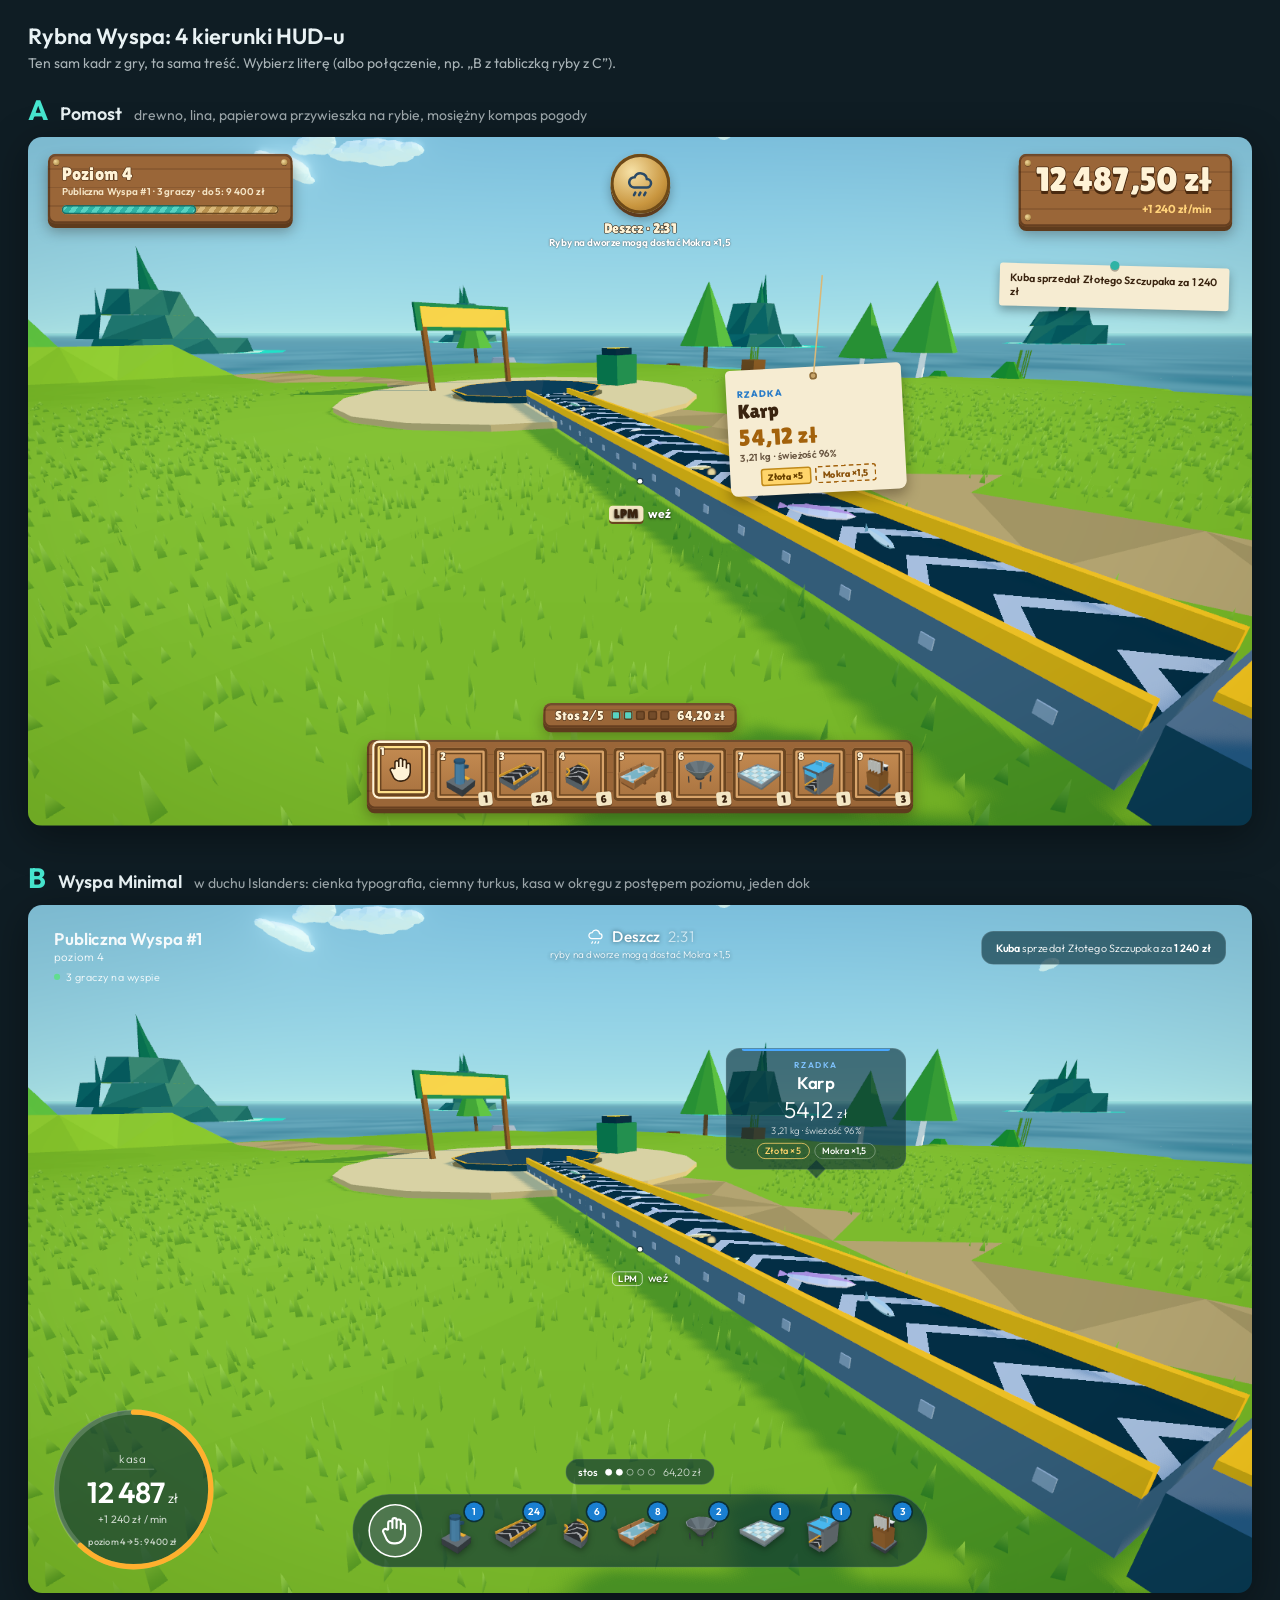
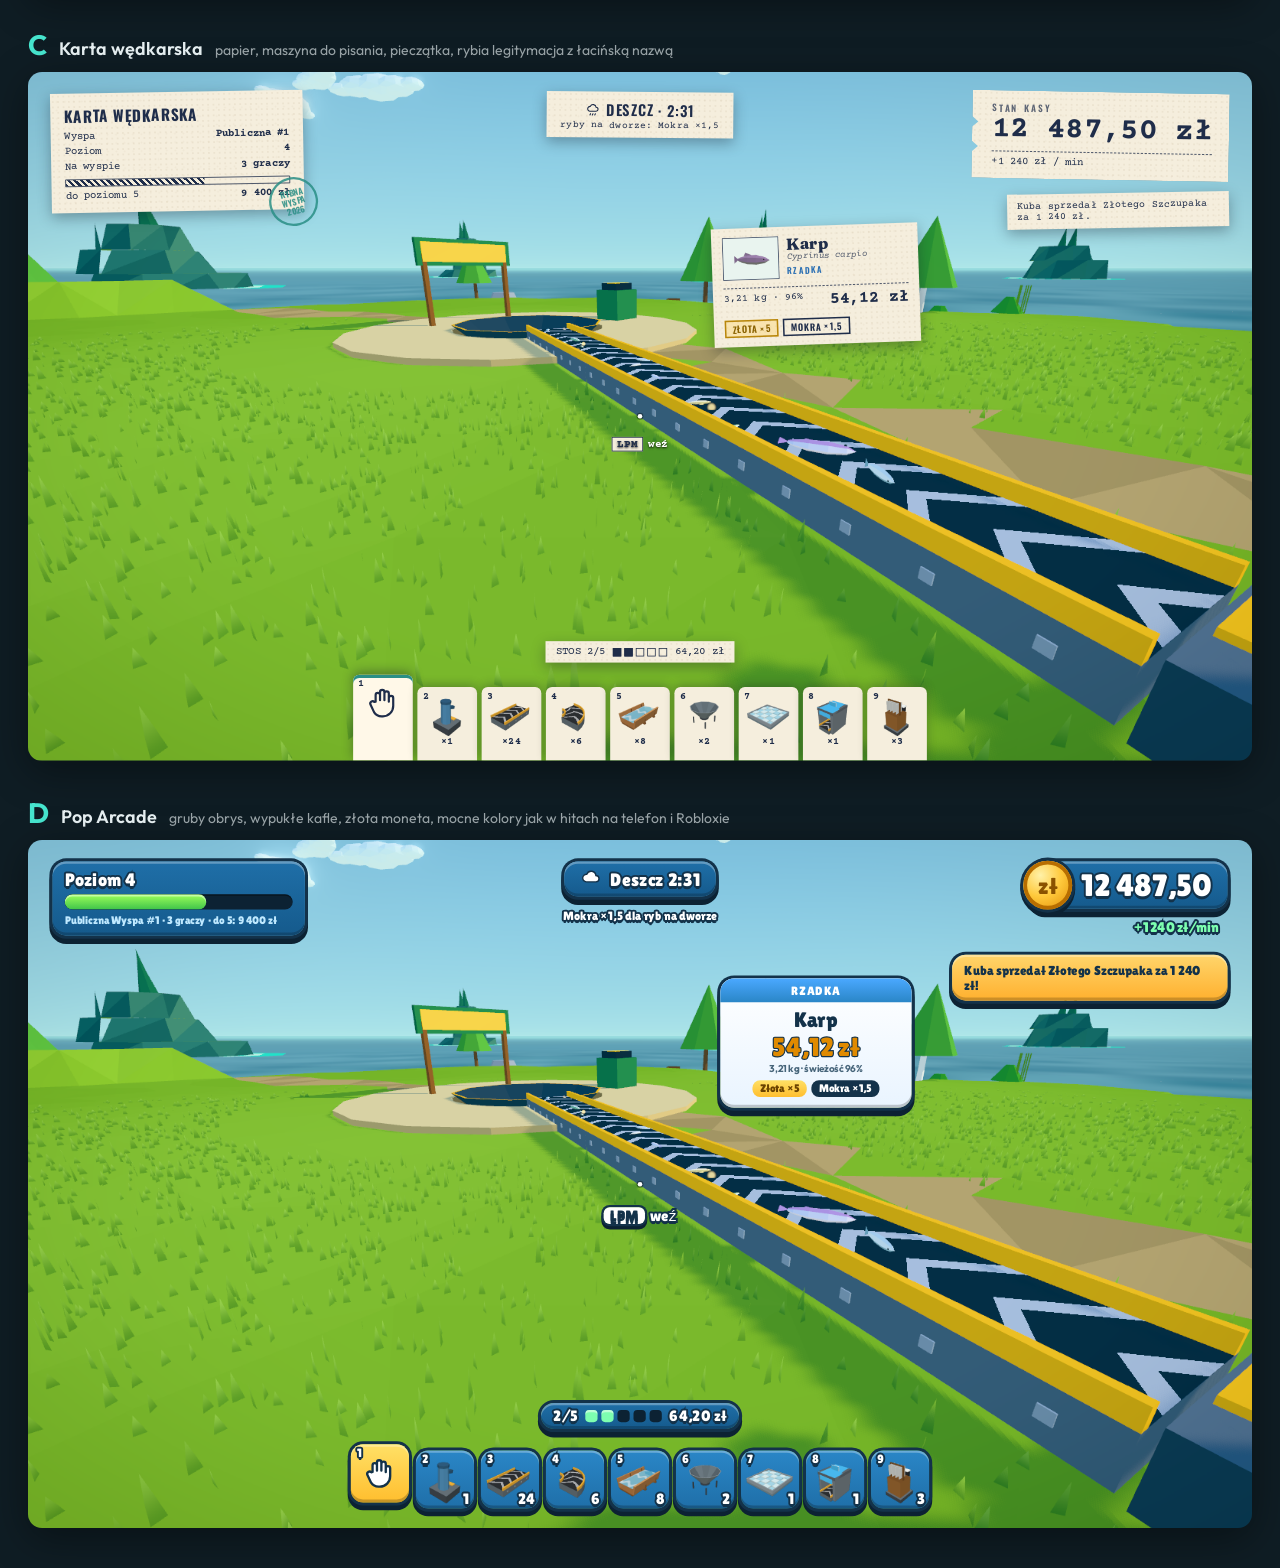
<file: Niepotrzebne/hud/warianty.html>
<!doctype html>
<html lang="pl">
<head>
<meta charset="utf-8">
<meta name="viewport" content="width=device-width, initial-scale=1">
<title>Rybna Wyspa: warianty HUD</title>
<link rel="preconnect" href="https://fonts.googleapis.com">
<link rel="preconnect" href="https://fonts.gstatic.com" crossorigin>
<link href="https://fonts.googleapis.com/css2?family=Lilita+One&family=Outfit:wght@300;400;500;600;700&family=Courier+Prime:wght@400;700&family=Oswald:wght@500;600;700&family=Fraunces:opsz,wght@9..144,600;9..144,800&display=swap" rel="stylesheet">
<style>
:root { --bg: #0f1d24; --ink: #e9f2f4; }
* { box-sizing: border-box; }
body { margin: 0; background: var(--bg); color: var(--ink); font-family: Outfit, system-ui, sans-serif; }
header { padding: 22px 28px 6px; }
header h1 { margin: 0 0 4px; font-size: 22px; font-weight: 600; }
header p { margin: 0; opacity: 0.7; font-size: 14px; }
.wrap { padding: 14px 28px 40px; display: flex; flex-direction: column; gap: 34px; }
.label { display: flex; align-items: baseline; gap: 12px; margin-bottom: 10px; }
.label b { font-size: 28px; font-weight: 700; color: #47e6cf; }
.label span { font-size: 18px; font-weight: 600; }
.label i { font-style: normal; opacity: 0.65; font-size: 14px; }
.holder { width: 100%; aspect-ratio: 16 / 9; position: relative; overflow: hidden; border-radius: 14px; box-shadow: 0 10px 40px rgba(0,0,0,0.4); }
.frame { position: absolute; left: 0; top: 0; width: 1600px; height: 900px; transform-origin: 0 0; background: url(bg.png) center / cover; overflow: hidden; }
.cross { position: absolute; left: 800px; top: 450px; width: 6px; height: 6px; margin: -3px 0 0 -3px; border-radius: 50%; background: #fff; box-shadow: 0 0 0 1.5px rgba(0,0,0,0.35); }
.ico { width: 1em; height: 1em; display: inline-block; vertical-align: -0.12em; }

/* A: Pomost */
.A { font-family: 'Lilita One', sans-serif; }
.A .plank { background: repeating-linear-gradient(0deg, #9a6638 0 22px, #8a5a31 22px 24px), #9a6638; border-radius: 10px; box-shadow: inset 0 0 0 3px rgba(60,32,14,0.55), inset 0 3px 0 rgba(255,220,170,0.25), 0 6px 0 #5e3b1d, 0 10px 18px rgba(30,15,5,0.35); position: absolute; }
.A .nail { position: absolute; width: 8px; height: 8px; border-radius: 50%; background: radial-gradient(circle at 35% 35%, #f0d79a, #a07a32); box-shadow: 0 1px 0 rgba(0,0,0,0.35); }
.A .cash { right: 26px; top: 22px; padding: 12px 26px 14px 22px; text-align: right; color: #fff3d6; }
.A .cash .v { font-size: 44px; line-height: 1; -webkit-text-stroke: 2px #4a2a10; paint-order: stroke fill; text-shadow: 0 3px 0 #4a2a10; }
.A .cash .r { font-family: Outfit; font-weight: 700; font-size: 15px; color: #ffd27a; margin-top: 6px; }
.A .lvl { left: 26px; top: 22px; padding: 12px 18px; color: #fff3d6; width: 320px; }
.A .lvl .n { font-size: 24px; -webkit-text-stroke: 1.5px #4a2a10; paint-order: stroke fill; }
.A .lvl .f { font-family: Outfit; font-weight: 600; font-size: 13px; opacity: 0.9; margin-top: 2px; }
.A .rope { height: 12px; margin-top: 10px; border-radius: 99px; background: repeating-linear-gradient(-55deg, #d9b878 0 6px, #b8914f 6px 12px); box-shadow: inset 0 0 0 2px #6b4a22; overflow: hidden; position: relative; }
.A .rope i { position: absolute; left: 0; top: 0; bottom: 0; width: 62%; background: repeating-linear-gradient(-55deg, #57d3c2 0 6px, #2fb3a5 6px 12px); box-shadow: inset 0 0 0 2px #1d6b63; border-radius: 99px; }
.A .wx { left: 50%; top: 22px; transform: translateX(-50%); text-align: center; }
.A .badge { width: 78px; height: 78px; border-radius: 50%; margin: 0 auto; background: radial-gradient(circle at 35% 30%, #f6e1a6, #c9963f 60%, #8a5f22); box-shadow: inset 0 0 0 4px #6e4a18, 0 5px 0 #5e3b1d, 0 8px 14px rgba(0,0,0,0.3); display: flex; align-items: center; justify-content: center; color: #2b4a66; font-size: 40px; }
.A .wx .t { margin-top: 8px; font-size: 18px; color: #fff3d6; -webkit-text-stroke: 1.5px #3a2410; paint-order: stroke fill; }
.A .wx .s { font-family: Outfit; font-weight: 700; font-size: 13px; color: #fff; text-shadow: 0 1px 2px rgba(0,0,0,0.7); }
.A .bar { left: 50%; bottom: 22px; transform: translateX(-50%); display: flex; gap: 8px; padding: 10px; }
.A .crate { width: 70px; height: 70px; border-radius: 6px; position: relative; background: linear-gradient(#c58c52, #a8723f); box-shadow: inset 0 0 0 4px #6b4520, inset 0 0 0 7px #d9a46a, inset 0 0 0 9px #6b4520; display: flex; align-items: center; justify-content: center; }
.A .crate img { width: 58px; height: 58px; }
.A .crate.on { transform: translateY(-6px); box-shadow: inset 0 0 0 4px #6b4520, inset 0 0 0 7px #ffe08a, inset 0 0 0 9px #6b4520, 0 0 0 3px #fff3d6; }
.A .crate .k { position: absolute; left: 7px; top: 3px; font-size: 14px; color: #fff3d6; -webkit-text-stroke: 1.2px #3a2410; paint-order: stroke fill; }
.A .crate .c { position: absolute; right: -6px; bottom: -6px; background: #f3e6c4; color: #3a2410; font-size: 14px; padding: 1px 6px; border-radius: 4px; transform: rotate(-6deg); box-shadow: 0 2px 0 rgba(0,0,0,0.25); }
.A .stack { left: 50%; bottom: 128px; transform: translateX(-50%); padding: 6px 16px; color: #fff3d6; font-size: 17px; -webkit-text-stroke: 1.2px #3a2410; paint-order: stroke fill; display: flex; gap: 10px; align-items: center; }
.A .stack .pips { display: flex; gap: 4px; }
.A .stack .pips i { width: 12px; height: 12px; border-radius: 3px; background: rgba(0,0,0,0.25); box-shadow: inset 0 0 0 2px #5e3b1d; }
.A .stack .pips i.on { background: #57d3c2; }
.A .tag { position: absolute; left: 1030px; top: 300px; width: 230px; transform: translateX(-50%) rotate(-3deg); background: #f6ecd2; border-radius: 6px 6px 10px 10px; padding: 14px 14px 12px; color: #3a2410; box-shadow: 0 8px 16px rgba(30,15,5,0.35); }
.A .tag::before { content: ''; position: absolute; left: 50%; top: 7px; width: 10px; height: 10px; margin-left: -5px; border-radius: 50%; background: #c9a56a; box-shadow: inset 0 0 0 2px #8a6a3a; }
.A .tag::after { content: ''; position: absolute; left: 50%; top: -120px; width: 2px; height: 128px; background: #d9b878; transform: rotate(8deg); transform-origin: bottom; }
.A .tag .rar { margin-top: 10px; font-family: Outfit; font-weight: 800; font-size: 12px; letter-spacing: 1.5px; color: #2a7cc7; text-transform: uppercase; }
.A .tag .nm { font-size: 26px; line-height: 1; margin-top: 2px; }
.A .tag .val { font-size: 30px; color: #a3620c; margin-top: 4px; }
.A .tag .sub { font-family: Outfit; font-weight: 600; font-size: 13px; opacity: 0.75; }
.A .tag .tr { display: flex; gap: 5px; justify-content: center; margin-top: 8px; flex-wrap: wrap; }
.A .tag .tr span { font-family: Outfit; font-weight: 800; font-size: 12px; padding: 2px 8px; border-radius: 4px; border: 2px dashed #a3620c; color: #8a520a; }
.A .tag .tr span.g { background: #ffd56b; border-style: solid; border-color: #c08a1a; color: #6b4300; }
.A .prompt { position: absolute; left: 800px; top: 482px; transform: translateX(-50%); font-family: Outfit; font-weight: 700; font-size: 16px; color: #fff; text-shadow: 0 1px 3px rgba(0,0,0,0.8); }
.A .prompt kbd { font-family: 'Lilita One'; background: #f3e6c4; color: #3a2410; border-radius: 5px; padding: 1px 7px; margin-right: 6px; box-shadow: 0 3px 0 #6b4520; }
.A .note { position: absolute; right: 30px; top: 168px; width: 300px; background: #f6ecd2; color: #3a2410; font-family: Outfit; font-weight: 600; font-size: 14px; padding: 10px 14px; border-radius: 4px; transform: rotate(1.5deg); box-shadow: 0 6px 12px rgba(0,0,0,0.3); }
.A .note::before { content: ''; position: absolute; left: 50%; top: -6px; width: 12px; height: 12px; margin-left: -6px; border-radius: 50%; background: #2fb3a5; box-shadow: 0 2px 0 rgba(0,0,0,0.3); }

/* B: Wyspa Minimal */
.B { font-family: Outfit, sans-serif; color: #fff; }
.B .glass { position: absolute; background: rgba(8, 44, 54, 0.62); border: 1px solid rgba(255,255,255,0.14); }
.B .ring { left: 34px; bottom: 34px; width: 206px; height: 206px; border-radius: 50%; display: flex; flex-direction: column; align-items: center; justify-content: center; }
.B .ring svg { position: absolute; inset: -4px; width: 214px; height: 214px; transform: rotate(-90deg); }
.B .ring .cap { font-size: 15px; font-weight: 300; letter-spacing: 1px; opacity: 0.85; border-bottom: 1px solid rgba(255,255,255,0.4); padding: 0 10px 3px; }
.B .ring .v { font-size: 38px; font-weight: 600; margin-top: 6px; letter-spacing: -0.5px; }
.B .ring .v small { font-size: 18px; font-weight: 300; margin-left: 3px; }
.B .ring .r { font-size: 14px; font-weight: 400; opacity: 0.75; margin-top: 2px; }
.B .ring .l { position: absolute; bottom: 26px; font-size: 12px; font-weight: 500; opacity: 0.7; }
.B .dock { left: 50%; bottom: 34px; transform: translateX(-50%); height: 96px; padding: 0 22px; border-radius: 48px; display: flex; align-items: center; gap: 14px; }
.B .slot { width: 66px; height: 66px; position: relative; display: flex; align-items: center; justify-content: center; border-radius: 50%; }
.B .slot img { width: 60px; height: 60px; filter: drop-shadow(0 3px 4px rgba(0,0,0,0.35)); }
.B .slot.on { background: rgba(255,255,255,0.14); box-shadow: 0 0 0 2px #fff; }
.B .slot .c { position: absolute; right: -2px; top: -4px; min-width: 24px; height: 24px; padding: 0 6px; border-radius: 12px; background: #1a7fd1; color: #fff; font-size: 13px; font-weight: 600; display: flex; align-items: center; justify-content: center; box-shadow: 0 0 0 2px rgba(8,44,54,0.9); }
.B .slot .hand { width: 44px; height: 44px; color: #fff; }
.B .top { left: 34px; top: 30px; font-weight: 300; font-size: 15px; letter-spacing: 0.4px; opacity: 0.92; }
.B .top b { font-weight: 600; font-size: 22px; display: block; letter-spacing: 0; }
.B .top .who { display: flex; align-items: center; gap: 8px; margin-top: 8px; font-size: 14px; }
.B .top .who i { width: 8px; height: 8px; border-radius: 50%; background: #5fe08a; }
.B .wx { position: absolute; left: 50%; top: 28px; transform: translateX(-50%); text-align: center; text-shadow: 0 1px 6px rgba(0,30,40,0.6); }
.B .wx .t { font-size: 20px; font-weight: 500; display: flex; gap: 10px; align-items: center; justify-content: center; }
.B .wx .t .ico { width: 24px; height: 24px; }
.B .wx .s { font-size: 13px; font-weight: 300; opacity: 0.9; margin-top: 3px; }
.B .stack { left: 50%; bottom: 142px; transform: translateX(-50%); height: 34px; padding: 0 16px; border-radius: 17px; display: flex; align-items: center; gap: 10px; font-size: 14px; font-weight: 500; }
.B .stack .pips { display: flex; gap: 5px; }
.B .stack .pips i { width: 9px; height: 9px; border-radius: 50%; border: 1.5px solid rgba(255,255,255,0.6); }
.B .stack .pips i.on { background: #fff; border-color: #fff; }
.B .stack .v { opacity: 0.75; font-weight: 300; }
.B .card { left: 1030px; top: 346px; transform: translate(-50%, -100%); width: 236px; border-radius: 18px; padding: 14px 16px 13px; text-align: center; }
.B .card .bar { position: absolute; left: 20px; right: 20px; top: 0; height: 3px; border-radius: 0 0 3px 3px; background: #4aa8ff; }
.B .card .rar { font-size: 11px; font-weight: 600; letter-spacing: 2px; color: #7fc3ff; text-transform: uppercase; }
.B .card .nm { font-size: 22px; font-weight: 600; margin-top: 2px; }
.B .card .val { font-size: 30px; font-weight: 300; margin-top: 2px; }
.B .card .val small { font-size: 16px; }
.B .card .sub { font-size: 12.5px; font-weight: 300; opacity: 0.8; }
.B .card .tr { display: flex; gap: 6px; justify-content: center; margin-top: 9px; }
.B .card .tr span { font-size: 12px; font-weight: 500; padding: 2px 10px; border-radius: 99px; border: 1px solid rgba(255,255,255,0.4); }
.B .card .tr span.g { border-color: #ffd36b; color: #ffd36b; }
.B .card::after { content: ''; position: absolute; left: 50%; bottom: -9px; width: 16px; height: 16px; margin-left: -8px; transform: rotate(45deg); background: rgba(8,44,54,0.62); border-right: 1px solid rgba(255,255,255,0.14); border-bottom: 1px solid rgba(255,255,255,0.14); }
.B .prompt { position: absolute; left: 800px; top: 478px; transform: translateX(-50%); font-size: 15px; font-weight: 400; text-shadow: 0 1px 4px rgba(0,0,0,0.7); }
.B .prompt kbd { font-family: Outfit; font-weight: 600; font-size: 12px; border: 1px solid rgba(255,255,255,0.8); border-radius: 6px; padding: 1px 7px; margin-right: 7px; }
.B .toast { right: 34px; top: 34px; padding: 12px 18px; border-radius: 16px; font-size: 14px; font-weight: 300; max-width: 340px; }
.B .toast b { font-weight: 600; }

/* C: Karta wedkarska */
.C { font-family: 'Courier Prime', monospace; color: #1f2d4a; }
.C .paper { position: absolute; background: #f5eedd; background-image: radial-gradient(rgba(120,90,40,0.07) 1px, transparent 1.4px), radial-gradient(rgba(120,90,40,0.05) 1px, transparent 1.4px); background-size: 7px 7px, 11px 11px; background-position: 0 0, 3px 5px; box-shadow: 0 6px 18px rgba(20,30,40,0.35); }
.C .ticket { right: 30px; top: 26px; padding: 14px 22px 14px 26px; transform: rotate(1deg); clip-path: polygon(0 0, 100% 0, 100% 100%, 0 100%, 0 70%, 8px 64%, 0 58%, 0 42%, 8px 36%, 0 30%); }
.C .ticket .h { font-family: Oswald; font-weight: 600; font-size: 12px; letter-spacing: 3px; opacity: 0.7; }
.C .ticket .v { font-weight: 700; font-size: 40px; line-height: 1.05; }
.C .ticket .r { font-size: 14px; border-top: 1px dashed #1f2d4a; margin-top: 6px; padding-top: 5px; }
.C .lic { left: 30px; top: 26px; width: 330px; padding: 14px 18px; transform: rotate(-1deg); }
.C .lic .h { font-family: Oswald; font-weight: 700; font-size: 20px; letter-spacing: 1px; text-transform: uppercase; }
.C .lic .row { display: flex; justify-content: space-between; font-size: 14px; margin-top: 4px; }
.C .lic .prog { height: 10px; border: 1.5px solid #1f2d4a; margin-top: 8px; position: relative; }
.C .lic .prog i { position: absolute; left: 0; top: 0; bottom: 0; width: 62%; background: repeating-linear-gradient(45deg, #1f2d4a 0 3px, transparent 3px 6px); }
.C .stamp { position: absolute; right: -18px; bottom: -22px; width: 64px; height: 64px; border: 3px solid #2a8f86; border-radius: 50%; color: #2a8f86; font-family: Oswald; font-weight: 700; font-size: 11px; display: flex; align-items: center; justify-content: center; text-align: center; transform: rotate(-14deg); opacity: 0.85; line-height: 1.1; }
.C .wx { left: 50%; top: 26px; transform: translateX(-50%) rotate(0.5deg); padding: 9px 18px; text-align: center; }
.C .wx .t { font-family: Oswald; font-weight: 600; font-size: 19px; letter-spacing: 1px; text-transform: uppercase; display: flex; gap: 8px; align-items: center; justify-content: center; }
.C .wx .s { font-size: 12.5px; }
.C .tabs { position: absolute; left: 50%; bottom: 0; transform: translateX(-50%); display: flex; gap: 6px; align-items: flex-end; }
.C .tab { width: 78px; height: 96px; background: #f5eedd; border-radius: 8px 8px 0 0; position: relative; display: flex; flex-direction: column; align-items: center; padding-top: 8px; box-shadow: 0 -3px 12px rgba(20,30,40,0.3); }
.C .tab.on { height: 112px; background: #fff8e8; box-shadow: 0 -4px 14px rgba(20,30,40,0.4), inset 0 4px 0 #2a8f86; }
.C .tab img { width: 56px; height: 56px; }
.C .tab .k { position: absolute; left: 7px; top: 5px; font-weight: 700; font-size: 13px; }
.C .tab .c { font-weight: 700; font-size: 13px; }
.C .stack { left: 50%; bottom: 128px; transform: translateX(-50%); padding: 6px 14px; font-size: 14px; display: flex; gap: 10px; align-items: center; }
.C .stack .pips { display: flex; gap: 4px; }
.C .stack .pips i { width: 11px; height: 11px; border: 1.5px solid #1f2d4a; }
.C .stack .pips i.on { background: #1f2d4a; }
.C .idcard { left: 1030px; top: 356px; transform: translate(-50%, -100%) rotate(-2deg); width: 270px; padding: 12px 14px; display: grid; grid-template-columns: 74px 1fr; gap: 10px; }
.C .idcard img { width: 74px; height: 56px; object-fit: contain; border: 1.5px solid #1f2d4a; background: #e9f4ef; }
.C .idcard .nm { font-family: Fraunces; font-weight: 800; font-size: 21px; line-height: 1; }
.C .idcard .lat { font-style: italic; font-size: 12px; opacity: 0.75; }
.C .idcard .rar { font-family: Oswald; font-weight: 600; font-size: 11px; letter-spacing: 2px; color: #2a6fb3; margin-top: 3px; }
.C .idcard .val { grid-column: 1 / -1; display: flex; justify-content: space-between; border-top: 1px dashed #1f2d4a; padding-top: 6px; font-size: 13px; }
.C .idcard .val b { font-size: 22px; }
.C .idcard .tr { grid-column: 1 / -1; display: flex; gap: 6px; flex-wrap: wrap; }
.C .idcard .tr span { font-family: Oswald; font-weight: 600; font-size: 12px; letter-spacing: 1px; padding: 1px 8px; border: 2px solid #1f2d4a; text-transform: uppercase; }
.C .idcard .tr span.g { border-color: #b8860b; color: #8a6200; background: rgba(255,210,90,0.35); }
.C .prompt { position: absolute; left: 800px; top: 478px; transform: translateX(-50%); font-weight: 700; font-size: 15px; color: #fff; text-shadow: 0 1px 3px rgba(0,0,0,0.85); }
.C .prompt kbd { font-family: 'Courier Prime'; background: #f5eedd; color: #1f2d4a; padding: 0 6px; margin-right: 6px; border: 1.5px solid #1f2d4a; }
.C .note { right: 30px; top: 158px; width: 290px; padding: 9px 13px; font-size: 13px; transform: rotate(-1deg); }

/* D: Pop Arcade */
.D { font-family: 'Lilita One', sans-serif; color: #fff; }
.D .t3 { -webkit-text-stroke: 5px #13324a; paint-order: stroke fill; text-shadow: 0 4px 0 #13324a; }
.D .box { position: absolute; background: linear-gradient(#1f6fa8, #155a8c); border-radius: 18px; box-shadow: inset 0 3px 0 rgba(255,255,255,0.3), inset 0 -4px 0 rgba(0,0,0,0.2), 0 0 0 4px #13324a, 0 7px 0 4px #0c2233; }
.D .cash { right: 32px; top: 28px; padding: 8px 20px 8px 66px; }
.D .coin { position: absolute; left: -10px; top: 50%; transform: translateY(-50%); width: 64px; height: 64px; border-radius: 50%; background: radial-gradient(circle at 35% 30%, #fff1a8, #ffc93c 45%, #e08a00); box-shadow: inset 0 0 0 5px #b86e00, 0 0 0 4px #13324a, 0 5px 0 4px #0c2233; display: flex; align-items: center; justify-content: center; color: #8a5200; font-size: 30px; }
.D .cash .v { font-size: 40px; color: #fff; }
.D .cash .r { position: absolute; right: 12px; bottom: -34px; font-size: 18px; color: #7dffb0; }
.D .lvl { left: 32px; top: 28px; padding: 10px 16px 12px; width: 330px; }
.D .lvl .n { font-size: 24px; }
.D .lvl .barr { height: 20px; border-radius: 10px; background: #0c2233; margin-top: 6px; overflow: hidden; box-shadow: inset 0 2px 0 rgba(0,0,0,0.4); }
.D .lvl .barr i { display: block; height: 100%; width: 62%; border-radius: 10px; background: linear-gradient(#9dff5a, #3fc44a); box-shadow: inset 0 3px 0 rgba(255,255,255,0.45); }
.D .lvl .sm { font-size: 14px; margin-top: 6px; color: #bfe9ff; }
.D .wx { left: 50%; top: 28px; transform: translateX(-50%); padding: 8px 20px; display: flex; gap: 10px; align-items: center; font-size: 24px; }
.D .wx .s { position: absolute; top: 62px; left: 50%; transform: translateX(-50%); white-space: nowrap; font-size: 16px; color: #fff; }
.D .bar { left: 50%; bottom: 26px; transform: translateX(-50%); display: flex; gap: 9px; }
.D .tile { width: 76px; height: 76px; border-radius: 16px; position: relative; background: linear-gradient(#2a86c7, #1f6fa8); box-shadow: inset 0 3px 0 rgba(255,255,255,0.3), inset 0 -4px 0 rgba(0,0,0,0.22), 0 0 0 4px #13324a, 0 6px 0 4px #0c2233; display: flex; align-items: center; justify-content: center; }
.D .tile.on { background: linear-gradient(#ffe066, #ffbe2e); transform: translateY(-8px); }
.D .tile img { width: 62px; height: 62px; }
.D .tile .k { position: absolute; left: 8px; top: 2px; font-size: 16px; }
.D .tile .c { position: absolute; right: 6px; bottom: 2px; font-size: 19px; }
.D .stack { left: 50%; bottom: 130px; transform: translateX(-50%); padding: 6px 16px; font-size: 20px; display: flex; gap: 10px; align-items: center; }
.D .stack .pips { display: flex; gap: 5px; }
.D .stack .pips i { width: 16px; height: 16px; border-radius: 5px; background: #0c2233; }
.D .stack .pips i.on { background: #7dffb0; box-shadow: inset 0 3px 0 rgba(255,255,255,0.5); }
.D .card { left: 1030px; top: 350px; transform: translate(-50%, -100%); width: 250px; padding: 12px 14px 14px; text-align: center; background: linear-gradient(#ffffff, #e9f4ff); color: #13324a; }
.D .card .head { margin: -12px -14px 8px; padding: 6px; border-radius: 18px 18px 0 0; background: linear-gradient(#4aa8ff, #2a86c7); color: #fff; font-size: 16px; letter-spacing: 1px; }
.D .card .nm { font-size: 28px; line-height: 1; }
.D .card .val { font-size: 34px; color: #e08a00; -webkit-text-stroke: 3px #13324a; paint-order: stroke fill; margin-top: 4px; }
.D .card .sub { font-family: Outfit; font-weight: 700; font-size: 13px; color: #47657a; }
.D .card .tr { display: flex; gap: 6px; justify-content: center; margin-top: 8px; }
.D .card .tr span { font-size: 14px; padding: 3px 10px; border-radius: 10px; background: #13324a; color: #fff; }
.D .card .tr span.g { background: linear-gradient(#ffe066, #ffbe2e); color: #6b4300; }
.D .prompt { position: absolute; left: 800px; top: 480px; transform: translateX(-50%); font-size: 20px; }
.D .prompt kbd { font-family: 'Lilita One'; background: #fff; color: #13324a; border-radius: 8px; padding: 0 8px; margin-right: 6px; -webkit-text-stroke: 0; box-shadow: 0 0 0 3px #13324a, 0 4px 0 3px #0c2233; }
.D .toast { right: 32px; top: 150px; padding: 10px 16px; font-size: 17px; max-width: 360px; background: linear-gradient(#ffd56b, #ffb02e); color: #13324a; }
</style>
</head>
<body>
<header>
  <h1>Rybna Wyspa: 4 kierunki HUD-u</h1>
  <p>Ten sam kadr z gry, ta sama treść. Wybierz literę (albo połączenie, np. „B z tabliczką ryby z C”).</p>
</header>
<div class="wrap">

<section>
  <div class="label"><b>A</b><span>Pomost</span><i>drewno, lina, papierowa przywieszka na rybie, mosiężny kompas pogody</i></div>
  <div class="holder"><div class="frame A">
    <div class="plank lvl"><div class="n">Poziom 4</div><div class="f">Publiczna Wyspa #1 · 3 graczy · do 5: 9 400 zł</div><div class="rope"><i></i></div><span class="nail" style="left:7px;top:7px"></span><span class="nail" style="right:7px;top:7px"></span></div>
    <div class="plank cash"><div class="v">12 487,50 zł</div><div class="r">+1 240 zł/min</div><span class="nail" style="left:8px;top:8px"></span><span class="nail" style="left:8px;bottom:8px"></span></div>
    <div class="wx" style="position:absolute"><div class="badge"><svg class="ico" viewBox="0 0 24 24" fill="none" stroke="currentColor" stroke-width="2" stroke-linecap="round"><path d="M7 15a4 4 0 0 1 .5-8 5 5 0 0 1 9.6 1.4A3.3 3.3 0 0 1 17 15z"/><path d="M8 19l-1 2M12 19l-1 2M16 19l-1 2"/></svg></div><div class="t">Deszcz · 2:31</div><div class="s">Ryby na dworze mogą dostać Mokra ×1,5</div></div>
    <div class="tag"><div class="rar">Rzadka</div><div class="nm">Karp</div><div class="val">54,12 zł</div><div class="sub">3,21 kg · świeżość 96%</div><div class="tr"><span class="g">Złota ×5</span><span>Mokra ×1,5</span></div></div>
    <div class="cross"></div><div class="prompt"><kbd>LPM</kbd>weź</div>
    <div class="note">Kuba sprzedał Złotego Szczupaka za 1 240 zł</div>
    <div class="plank stack"><span>Stos 2/5</span><span class="pips"><i class="on"></i><i class="on"></i><i></i><i></i><i></i></span><span>64,20 zł</span></div>
    <div class="plank bar">
      <div class="crate on"><span class="k">1</span><svg width="40" height="40" viewBox="0 0 24 24" fill="#fff3d6" stroke="#3a2410" stroke-width="1.2"><path d="M7 11V6.5a1.5 1.5 0 0 1 3 0V10V4.5a1.5 1.5 0 0 1 3 0V10V5.5a1.5 1.5 0 0 1 3 0V11V8.5a1.5 1.5 0 0 1 3 0V14a7 7 0 0 1-7 7h-1a6 6 0 0 1-5-2.7L3.5 13a1.6 1.6 0 0 1 2.6-1.8z"/></svg></div>
      <div class="crate"><span class="k">2</span><img src="icons/pompa.png"><span class="c">1</span></div>
      <div class="crate"><span class="k">3</span><img src="icons/tasma.png"><span class="c">24</span></div>
      <div class="crate"><span class="k">4</span><img src="icons/zakret_l.png"><span class="c">6</span></div>
      <div class="crate"><span class="k">5</span><img src="icons/rynna.png"><span class="c">8</span></div>
      <div class="crate"><span class="k">6</span><img src="icons/lej.png"><span class="c">2</span></div>
      <div class="crate"><span class="k">7</span><img src="icons/lod.png"><span class="c">1</span></div>
      <div class="crate"><span class="k">8</span><img src="icons/myjnia.png"><span class="c">1</span></div>
      <div class="crate"><span class="k">9</span><img src="icons/siec.png"><span class="c">3</span></div>
    </div>
  </div></div>
</section>

<section>
  <div class="label"><b>B</b><span>Wyspa Minimal</span><i>w duchu Islanders: cienka typografia, ciemny turkus, kasa w okręgu z postępem poziomu, jeden dok</i></div>
  <div class="holder"><div class="frame B">
    <div class="glass top" style="background:none;border:0"><b>Publiczna Wyspa #1</b>poziom 4<div class="who"><i></i>3 graczy na wyspie</div></div>
    <div class="wx"><div class="t"><svg class="ico" viewBox="0 0 24 24" fill="none" stroke="#fff" stroke-width="1.6" stroke-linecap="round"><path d="M7 15a4 4 0 0 1 .5-8 5 5 0 0 1 9.6 1.4A3.3 3.3 0 0 1 17 15z"/><path d="M8 19l-1 2M12 19l-1 2M16 19l-1 2"/></svg>Deszcz <span style="opacity:.6;font-weight:300">2:31</span></div><div class="s">ryby na dworze mogą dostać Mokra ×1,5</div></div>
    <div class="glass toast"><b>Kuba</b> sprzedał Złotego Szczupaka za <b>1 240 zł</b></div>
    <div class="glass ring"><svg viewBox="0 0 214 214"><circle cx="107" cy="107" r="101" fill="none" stroke="rgba(255,255,255,0.18)" stroke-width="7"/><circle cx="107" cy="107" r="101" fill="none" stroke="#ffb02e" stroke-width="7" stroke-linecap="round" stroke-dasharray="634.6" stroke-dashoffset="241"/></svg><div class="cap">kasa</div><div class="v">12 487<small>zł</small></div><div class="r">+1 240 zł / min</div><div class="l">poziom 4 → 5: 9 400 zł</div></div>
    <div class="glass card"><div class="bar"></div><div class="rar">rzadka</div><div class="nm">Karp</div><div class="val">54,12 <small>zł</small></div><div class="sub">3,21 kg · świeżość 96%</div><div class="tr"><span class="g">Złota ×5</span><span>Mokra ×1,5</span></div></div>
    <div class="cross"></div><div class="prompt"><kbd>LPM</kbd>weź</div>
    <div class="glass stack"><span>stos</span><span class="pips"><i class="on"></i><i class="on"></i><i></i><i></i><i></i></span><span class="v">64,20 zł</span></div>
    <div class="glass dock">
      <div class="slot on"><svg class="hand" viewBox="0 0 24 24" fill="none" stroke="#fff" stroke-width="1.5" stroke-linejoin="round"><path d="M7 11V6.5a1.5 1.5 0 0 1 3 0V10V4.5a1.5 1.5 0 0 1 3 0V10V5.5a1.5 1.5 0 0 1 3 0V11V8.5a1.5 1.5 0 0 1 3 0V14a7 7 0 0 1-7 7h-1a6 6 0 0 1-5-2.7L3.5 13a1.6 1.6 0 0 1 2.6-1.8z"/></svg></div>
      <div class="slot"><img src="icons/pompa.png"><span class="c">1</span></div>
      <div class="slot"><img src="icons/tasma.png"><span class="c">24</span></div>
      <div class="slot"><img src="icons/zakret_l.png"><span class="c">6</span></div>
      <div class="slot"><img src="icons/rynna.png"><span class="c">8</span></div>
      <div class="slot"><img src="icons/lej.png"><span class="c">2</span></div>
      <div class="slot"><img src="icons/lod.png"><span class="c">1</span></div>
      <div class="slot"><img src="icons/myjnia.png"><span class="c">1</span></div>
      <div class="slot"><img src="icons/siec.png"><span class="c">3</span></div>
    </div>
  </div></div>
</section>

<section>
  <div class="label"><b>C</b><span>Karta wędkarska</span><i>papier, maszyna do pisania, pieczątka, rybia legitymacja z łacińską nazwą</i></div>
  <div class="holder"><div class="frame C">
    <div class="paper lic"><div class="h">Karta wędkarska</div><div class="row"><span>Wyspa</span><b>Publiczna #1</b></div><div class="row"><span>Poziom</span><b>4</b></div><div class="row"><span>Na wyspie</span><b>3 graczy</b></div><div class="prog"><i></i></div><div class="row"><span>do poziomu 5</span><b>9 400 zł</b></div><div class="stamp">RYBNA<br>WYSPA<br>2026</div></div>
    <div class="paper ticket"><div class="h">STAN KASY</div><div class="v">12 487,50 zł</div><div class="r">+1 240 zł / min</div></div>
    <div class="paper wx"><div class="t"><svg class="ico" viewBox="0 0 24 24" fill="none" stroke="#1f2d4a" stroke-width="1.8" stroke-linecap="round"><path d="M7 15a4 4 0 0 1 .5-8 5 5 0 0 1 9.6 1.4A3.3 3.3 0 0 1 17 15z"/><path d="M8 19l-1 2M12 19l-1 2M16 19l-1 2"/></svg>Deszcz · 2:31</div><div class="s">ryby na dworze: Mokra ×1,5</div></div>
    <div class="paper note">Kuba sprzedał Złotego Szczupaka za 1 240 zł.</div>
    <div class="paper idcard"><img src="icons/fish.png"><div><div class="nm">Karp</div><div class="lat">Cyprinus carpio</div><div class="rar">RZADKA</div></div><div class="val"><span>3,21 kg · 96%</span><b>54,12 zł</b></div><div class="tr"><span class="g">Złota ×5</span><span>Mokra ×1,5</span></div></div>
    <div class="cross"></div><div class="prompt"><kbd>LPM</kbd>weź</div>
    <div class="paper stack"><span>STOS 2/5</span><span class="pips"><i class="on"></i><i class="on"></i><i></i><i></i><i></i></span><span>64,20 zł</span></div>
    <div class="tabs">
      <div class="tab on"><span class="k">1</span><svg width="46" height="46" viewBox="0 0 24 24" fill="none" stroke="#1f2d4a" stroke-width="1.5" stroke-linejoin="round" style="margin-top:6px"><path d="M7 11V6.5a1.5 1.5 0 0 1 3 0V10V4.5a1.5 1.5 0 0 1 3 0V10V5.5a1.5 1.5 0 0 1 3 0V11V8.5a1.5 1.5 0 0 1 3 0V14a7 7 0 0 1-7 7h-1a6 6 0 0 1-5-2.7L3.5 13a1.6 1.6 0 0 1 2.6-1.8z"/></svg></div>
      <div class="tab"><span class="k">2</span><img src="icons/pompa.png"><span class="c">×1</span></div>
      <div class="tab"><span class="k">3</span><img src="icons/tasma.png"><span class="c">×24</span></div>
      <div class="tab"><span class="k">4</span><img src="icons/zakret_l.png"><span class="c">×6</span></div>
      <div class="tab"><span class="k">5</span><img src="icons/rynna.png"><span class="c">×8</span></div>
      <div class="tab"><span class="k">6</span><img src="icons/lej.png"><span class="c">×2</span></div>
      <div class="tab"><span class="k">7</span><img src="icons/lod.png"><span class="c">×1</span></div>
      <div class="tab"><span class="k">8</span><img src="icons/myjnia.png"><span class="c">×1</span></div>
      <div class="tab"><span class="k">9</span><img src="icons/siec.png"><span class="c">×3</span></div>
    </div>
  </div></div>
</section>

<section>
  <div class="label"><b>D</b><span>Pop Arcade</span><i>gruby obrys, wypukłe kafle, złota moneta, mocne kolory jak w hitach na telefon i Robloxie</i></div>
  <div class="holder"><div class="frame D">
    <div class="box lvl"><div class="n t3">Poziom 4</div><div class="barr"><i></i></div><div class="sm">Publiczna Wyspa #1 · 3 graczy · do 5: 9 400 zł</div></div>
    <div class="box cash"><div class="coin">zł</div><div class="v t3">12 487,50</div><div class="r t3">+1 240 zł/min</div></div>
    <div class="box wx"><svg width="30" height="30" viewBox="0 0 24 24" fill="#fff" stroke="#13324a" stroke-width="1.5"><path d="M7 15a4 4 0 0 1 .5-8 5 5 0 0 1 9.6 1.4A3.3 3.3 0 0 1 17 15z"/></svg><span class="t3">Deszcz 2:31</span><div class="s t3">Mokra ×1,5 dla ryb na dworze</div></div>
    <div class="box toast">Kuba sprzedał Złotego Szczupaka za 1 240 zł!</div>
    <div class="box card"><div class="head">RZADKA</div><div class="nm">Karp</div><div class="val">54,12 zł</div><div class="sub">3,21 kg · świeżość 96%</div><div class="tr"><span class="g">Złota ×5</span><span>Mokra ×1,5</span></div></div>
    <div class="cross"></div><div class="prompt t3"><kbd>LPM</kbd>weź</div>
    <div class="box stack"><span class="t3">2/5</span><span class="pips"><i class="on"></i><i class="on"></i><i></i><i></i><i></i></span><span class="t3">64,20 zł</span></div>
    <div class="bar" style="position:absolute">
      <div class="tile on"><span class="k t3">1</span><svg width="46" height="46" viewBox="0 0 24 24" fill="#fff" stroke="#13324a" stroke-width="1.6" stroke-linejoin="round"><path d="M7 11V6.5a1.5 1.5 0 0 1 3 0V10V4.5a1.5 1.5 0 0 1 3 0V10V5.5a1.5 1.5 0 0 1 3 0V11V8.5a1.5 1.5 0 0 1 3 0V14a7 7 0 0 1-7 7h-1a6 6 0 0 1-5-2.7L3.5 13a1.6 1.6 0 0 1 2.6-1.8z"/></svg></div>
      <div class="tile"><span class="k t3">2</span><img src="icons/pompa.png"><span class="c t3">1</span></div>
      <div class="tile"><span class="k t3">3</span><img src="icons/tasma.png"><span class="c t3">24</span></div>
      <div class="tile"><span class="k t3">4</span><img src="icons/zakret_l.png"><span class="c t3">6</span></div>
      <div class="tile"><span class="k t3">5</span><img src="icons/rynna.png"><span class="c t3">8</span></div>
      <div class="tile"><span class="k t3">6</span><img src="icons/lej.png"><span class="c t3">2</span></div>
      <div class="tile"><span class="k t3">7</span><img src="icons/lod.png"><span class="c t3">1</span></div>
      <div class="tile"><span class="k t3">8</span><img src="icons/myjnia.png"><span class="c t3">1</span></div>
      <div class="tile"><span class="k t3">9</span><img src="icons/siec.png"><span class="c t3">3</span></div>
    </div>
  </div></div>
</section>

</div>
<script>
function fit() { for (const h of document.querySelectorAll('.holder')) { const f = h.querySelector('.frame'); f.style.transform = `scale(${h.clientWidth / 1600})`; } }
addEventListener('resize', fit);
fit();
</script>
</body>
</html>
</file>
